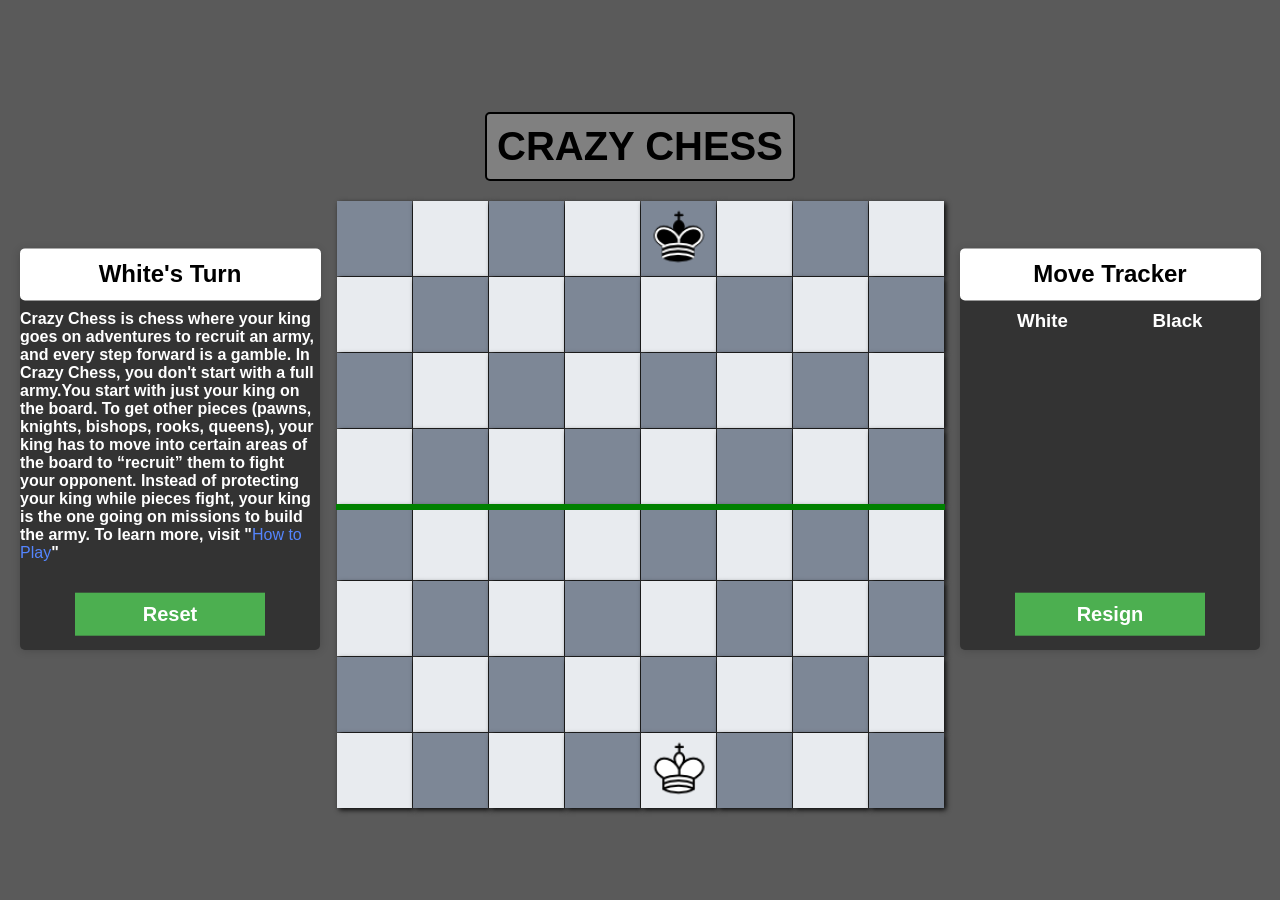
<file: index.html>
<!DOCTYPE html>
<html lang="en">

<head>
    <meta charset="UTF-8">
    <meta http-equiv="X-UA-Compatible" content="IE=edge">
    <meta name="viewport" content="width=device-width, initial-scale=1.0">
    <title>Crazy Chess Game</title>
    <link rel="stylesheet" href="style.css">
</head>

<body>

    <div class="container">

        <h1>CRAZY CHESS</h1>

        <ul id="left-right">
            <li><button type="button" id="left">Left</button></li>
            <li><button type="button" id="right">Right</button></li>
        </ul>

        <ul>
            <div class="div" id="row8">
                <li class="box" id="b801"></li>
                <li class="box" id="b802"></li>
                <li class="box" id="b803"></li>
                <li class="box" id="b804"></li>
                <li class="box" id="b805">Bking</li>
                <li class="box" id="b806"></li>
                <li class="box" id="b807"></li>
                <li class="box" id="b808"></li>
            </div>

            <div class="div" id="row7">
                <li class="box" id="b701"></li>
                <li class="box" id="b702"></li>
                <li class="box" id="b703"></li>
                <li class="box" id="b704"></li>
                <li class="box" id="b705"></li>
                <li class="box" id="b706"></li>
                <li class="box" id="b707"></li>
                <li class="box" id="b708"></li>
            </div>

            <div class="div" id="row6">
                <li class="box" id="b601"></li>
                <li class="box" id="b602"></li>
                <li class="box" id="b603"></li>
                <li class="box" id="b604"></li>
                <li class="box" id="b605"></li>
                <li class="box" id="b606"></li>
                <li class="box" id="b607"></li>
                <li class="box" id="b608"></li>
            </div>

            <div class="div" id="row5">
                <li class="box" id="b501"></li>
                <li class="box" id="b502"></li>
                <li class="box" id="b503"></li>
                <li class="box" id="b504"></li>
                <li class="box" id="b505"></li>
                <li class="box" id="b506"></li>
                <li class="box" id="b507"></li>
                <li class="box" id="b508"></li>
            </div>

            <hr>

            <div class="div" id="row4">
                <li class="box" id="b401"></li>
                <li class="box" id="b402"></li>
                <li class="box" id="b403"></li>
                <li class="box" id="b404"></li>
                <li class="box" id="b405"></li>
                <li class="box" id="b406"></li>
                <li class="box" id="b407"></li>
                <li class="box" id="b408"></li>
            </div>

            <div class="div" id="row3">
                <li class="box" id="b301"></li>
                <li class="box" id="b302"></li>
                <li class="box" id="b303"></li>
                <li class="box" id="b304"></li>
                <li class="box" id="b305"></li>
                <li class="box" id="b306"></li>
                <li class="box" id="b307"></li>
                <li class="box" id="b308"></li>
            </div>

            <div class="div" id="row2">
                <li class="box" id="b201"></li>
                <li class="box" id="b202"></li>
                <li class="box" id="b203"></li>
                <li class="box" id="b204"></li>
                <li class="box" id="b205"></li>
                <li class="box" id="b206"></li>
                <li class="box" id="b207"></li>
                <li class="box" id="b208"></li>
            </div>

            <div class="div" id="row1">
                <li class="box" id="b101"></li>
                <li class="box" id="b102"></li>
                <li class="box" id="b103"></li>
                <li class="box" id="b104"></li>
                <li class="box" id="b105">Wking</li>
                <li class="box" id="b106"></li>
                <li class="box" id="b107"></li>
                <li class="box" id="b108"></li>
            </div>
        </ul>
        <div class="details">
            <h2 id="tog">White's Turn</h2>
            <p>Crazy Chess is chess where your king goes on adventures to recruit an army, and every step
                forward is a gamble. In Crazy Chess, you don't start with a full army.You start with just your
                king on the board. To get other pieces (pawns, knights, bishops, rooks, queens), your king has
                to move into certain areas of the board to “recruit” them to fight your opponent. Instead of
                protecting your king while pieces fight, your king is the one going on missions to build the army.
                To learn more, visit "<a href="howtoplay.html">How to Play</a>"</p>
            <h2 id="reset-btn">Reset</h2>
        </div>
        <div class="move-tracker">
            <h2 id="text">Move Tracker</h2>
            <div class="notations">
                <div class="titles">
                    <h3>White</h3>
                    <h3>Black</h3>
                </div>
                <ul id="white"></ul>
                <ul id="black"></ul>
            </div>
            <h2 id="resign-btn">Resign</h2>
        </div>
    </div>

    <div id="win-screen">
        <h3>White Wins</h3>
        <button type="button" id="ok-btn">OK</button>
    </div>
    <script src="script.js" defer></script>
</body>

</html>
</file>
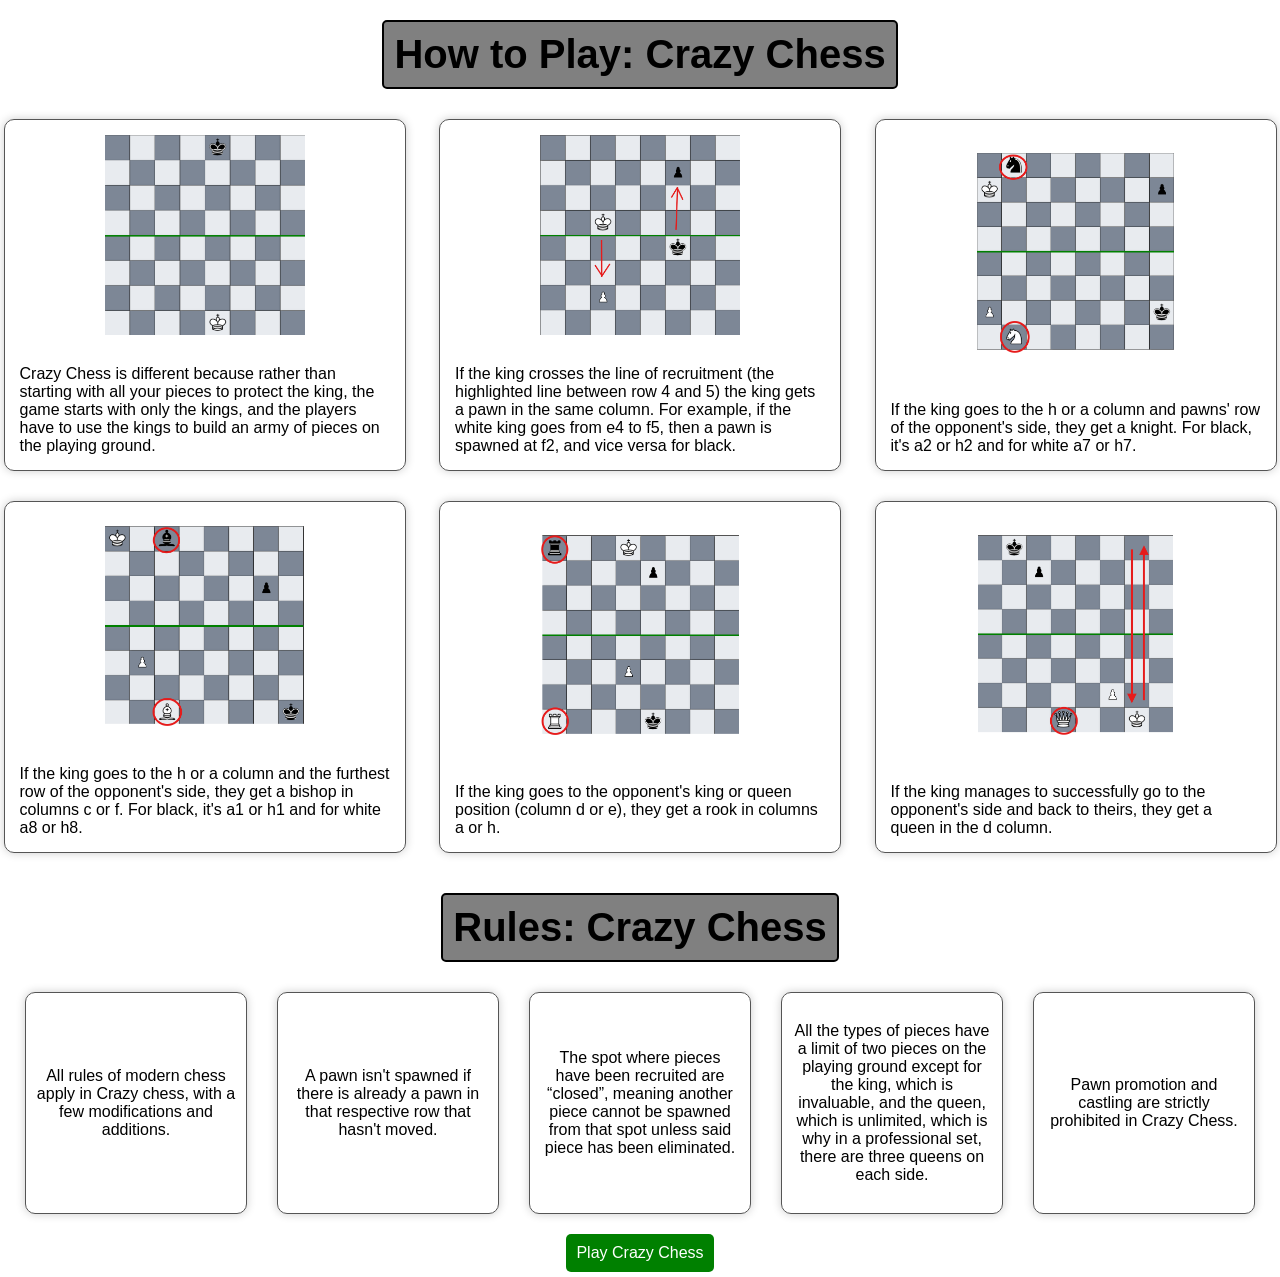
<file: howtoplay.html>
<!DOCTYPE html>
<html lang="en">

<head>
    <meta charset="UTF-8">
    <meta name="viewport" content="width=device-width, initial-scale=1.0">
    <title>How to Play Crazy Chess</title>
    <link rel="stylesheet" href="style.css">
</head>

<body class="how-to-play">
    <h1>How to Play: Crazy Chess</h1>
    <div class="hero">
        <div class="step-box">
            <div class="image"><img src="images/howtoplay/chess-board.png" alt="chess-board"></div>
            <div class="text">
                <p>
                    Crazy Chess is different because rather than starting with all your
                    pieces to protect the king, the game starts with only the kings, and
                    the players have to use the kings to build an army of pieces on the
                    playing ground.
                </p>
            </div>
        </div>
        <div class="step-box">
            <div class="image"><img src="images/howtoplay/step1.png" alt="chess-board"></div>
            <div class="text">
                <p>
                    If the king crosses the line of recruitment (the highlighted line between row 4 and 5) the
                    king gets a pawn in the same column. For example, if the white king goes from e4 to f5,
                    then a pawn is spawned at f2, and vice versa for black.
                </p>
            </div>
        </div>
        <div class="step-box">
            <div class="image"><img src="images/howtoplay/step2.png" alt="chess-board"></div>
            <div class="text">
                <p>
                    If the king goes to the h or a column and pawns' row of the opponent's side, they get a
                    knight. For black, it's a2 or h2 and for white a7 or h7.
                </p>
            </div>
        </div>
        <div class="step-box">
            <div class="image"><img src="images/howtoplay/step3.png" alt="chess-board"></div>
            <div class="text">
                <p>
                    If the king goes to the h or a column and the furthest row of the opponent's side, they get
                    a bishop in columns c or f. For black, it's a1 or h1 and for white a8 or h8.
                </p>
            </div>
        </div>
        <div class="step-box">
            <div class="image"><img src="images/howtoplay/step4.png" alt="chess-board"></div>
            <div class="text">
                <p>
                    If the king goes to the opponent's king or queen position (column d or e), they get a rook
                    in columns a or h.
                </p>
            </div>
        </div>
        <div class="step-box">
            <div class="image"><img src="images/howtoplay/step5.png" alt="chess-board"></div>
            <div class="text">
                <p>
                    If the king manages to successfully go to the opponent's side and
                    back to theirs, they get a queen in the d column.
                </p>
            </div>
        </div>
    </div>
    <h1>Rules: Crazy Chess</h1>
    <div class="hero" id="rules">
        <div class="rule-box">
            <p>
                All rules of modern chess apply in Crazy chess, with a few modifications 
                and additions.
            </p>
        </div>
        <div class="rule-box">
            <p>
                A pawn isn't spawned if there is already a pawn in that respective row that hasn't 
                moved.
            </p>
        </div>
        <div class="rule-box">
            <p>
                The spot where pieces have been recruited are “closed”, meaning another 
                piece cannot be spawned from that spot unless said piece has been 
                eliminated.
            </p>
        </div>
        <div class="rule-box">
            <p>
                All the types of pieces have a limit of two pieces on the playing ground 
                except for the king, which is invaluable, and the queen, which is 
                unlimited, which is why in a professional set, there are three queens on 
                each side.
            </p>
        </div>
        <div class="rule-box">
            <p>
                Pawn promotion and castling are strictly prohibited in Crazy Chess.
            </p>
        </div>
    </div>
    <a href="index.html">Play Crazy Chess</a>
</body>

</html>
</file>
<file: style.css>
* {
    margin: 0;
    padding: 0;
    font-family: sans-serif;
}

body {
    display: flex;
    place-items: center;
    align-items: center;
    justify-content: center;
    background: #5a5a5a;
    height: 100vh;
}

.how-to-play {
    display: flex;
    flex-direction: column;
    background: #fff;
    height: auto;
}

.container {
    display: grid;
    place-items: center;
    justify-content: center;
}

.div {
    display: flex;
}

.container ul {
    display: grid;
    grid-template-columns: 1fr;
    position: relative;
}

li {
    list-style: none;
    display: grid;
    place-items: center;
    font-size: 0;
}

.box {
    margin: .5px;
    width: 75px;
    height: 75px;
    box-shadow: 2px 2px 5px rgba(0, 0, 0, 0.9);
}

hr {
    border: 3px solid #008000;
    width: 603px;
    position: absolute;
    top: 300px;
    transform: translate(0, 50%);
    z-index: 10;
}

h1 {
    margin: 20px;
    font-size: 2.5rem;
    text-align: center;
    color: black;
    border: 2px solid black;
    padding: 10px;
    background-color: gray;
    border-radius: 5px;
}

.details,
.move-tracker {
    position: fixed;
    z-index: 15;
    background: #333;
    width: 300px;
    height: 400px;
    box-shadow: 0 0 10px rgba(0, 0, 0, 0.2);
    border-radius: 5px;
    display: flex;
    justify-content: center;
}

.details {
    right: 75%;
}

.move-tracker {
    left: 75%;
}

#tog,
#text {
    width: calc(100% - 23px);
    margin: 40px 0px;
    font-size: clamp(1.5rem, 1.5rem, 16px);
    text-align: center;
    background-color: #fff;
    color: #000;
    border: 2px solid #fff;
    padding: 10px;
    border-radius: 5px;
    position: absolute;
    top: 0;
    transform: translate(0, -80%);
}

.details p {
    color: #fff;
    font-size: 16px;
    font-weight: bold;
    position: absolute;
    top: 15%;
}

.details a {
    text-decoration: none;
    color: #5485ff;
    font-weight: normal;
}

#reset-btn,
#resign-btn {
    width: 50%;
    background-color: #4CAF50;
    border: none;
    color: white;
    padding: 10px 20px;
    text-align: center;
    text-decoration: none;
    display: inline-block;
    font-size: 20px;
    cursor: pointer;
    position: absolute;
    top: 100%;
    transform: translate(0, calc(-110% - 10px));
}

.notations {
    position: absolute;
    top: 15%;
    width: 90%;
    height: calc(70% - 10px);
    display: grid;
    grid-template-rows: 30px;
    grid-template-columns: 1fr 1fr;
    overflow-y: auto;
    overflow-x: hidden;
    scroll-behavior: smooth;
}

.notations .titles {
    display: contents;
    width: 100%;
    text-align: center;
    color: #fff;
}


.notations ul {
    display: flex;
    align-items: center;
    justify-content: start;
    flex-direction: column;
    flex: 1;
    max-height: 100%;
}

.notations ul li {
    list-style: none;
    color: #fff;
    font-size: 16px;
    margin: 5px 0;
}

.all-img {
    width: 65px;
    position: relative;
    bottom: 5px;
}

.all-pawn {
    transform: scale(.7);
}

.authcont {
    width: 100vw;
}

.author {
    float: right;
    margin-right: 50px;
}

#left-right {
    background: #333;
    width: 90px;
    height: 55px;
    position: fixed;
    z-index: 99;
    pointer-events: auto;
    display: none;
    grid-template-columns: 1fr;
    border-radius: 5px;
    justify-content: center;
    align-items: center;
}

#left-right li {
    height: 22.5px;
}

#left-right li button {
    width: 100%;
    height: 100%;
    background: transparent;
    color: #fff;
    border: 0;
    outline: none;
}

#left-right li button:hover {
    background: rgba(225, 225, 225, 0.3);
}

.hero {
    margin-top: 10px;
    margin-bottom: 20px;
    display: flex;
    justify-content: space-evenly;
    align-items: center;
    flex-wrap: wrap;
    gap: 30px;
}

.step-box {
    width: 400px;
    height: 350px;
    display: flex;
    flex-direction: column;
    box-shadow: 0 0 10px rgba(0, 0, 0, 0.2);
    border: 1px solid #555;
    border-radius: 10px;
}

.step-box .image,
.step-box .text {
    height: auto;
    display: flex;
    align-items: center;
    justify-content: center;
}

.step-box .image {
    flex: 1;
    display: flex;
    align-items: center;
    justify-content: center;
}

.step-box .text {
    padding: 15px;
}

.step-box .image img {
    width: 50%;
    aspect-ratio: 1 / 1;
    object-fit: contain;
}

.rule-box {
    width: 200px;
    height: 200px;
    display: flex;
    align-items: center;
    justify-content: center;
    text-align: center;
    box-shadow: 0 0 10px rgba(0, 0, 0, 0.2);
    border: 1px solid #555;
    border-radius: 10px;
    padding: 10px;

}

.how-to-play a {
    padding: 10px;
    text-decoration: none;
    background-color: #008000;
    color: #fff;
    border-radius: 5px;
    margin-bottom: 5px;
}

#win-screen {
    width: 60vw;
    height: 20vh;
    background: #333;
    border: 3px solid #fff;
    border-radius: 10px;
    position: fixed;
    left: 50%;
    top: 50%;
    transform: translate(-50%, -50%);
    z-index: 999;
    display: none;
    align-items: center;
    justify-content: center;
    flex-direction: column;
}

#win-screen h3 {
    color: #fff;
    font-size: 50px;
    margin-bottom: 20px;
}

#win-screen button {
    width: 20%;
    height: 30px;
    border: 0;
    outline: none;
    background: rgba(255, 255, 255, 0.7);
    color: #000;
    font-size: 16px;
    font-weight: bold;
    cursor: pointer;
    transition: .2s;
}

#win-screen button:hover {
    background: #fff;
}

@media (max-width:1024px) {
    .details {
        position: relative;
        margin-top: 30px;
        right: 0;
        top: 0;
    }

    body {
        height: auto;
    }
}

@media (max-width:650px) {
    .box {
        width: 11vw;
        height: 11vw;
    }

    .all-img {
        width: 7vw;
    }

    #tog {
        margin: 30px 0px;
        font-size: 20px;
    }

    #reset-btn {
        font-size: 20px;
    }

    h1 {
        font-size: 30px;
    }

    hr {
        display: none;
    }

    .hero {
        padding: 10px 0;
    }

}

@media (max-width:400px) {

    h1 {
        font-size: 20px;
    }

    .step-box {
        width: 98vw;
        height: 98vw;
        align-self: center;
    }
}
</file>
